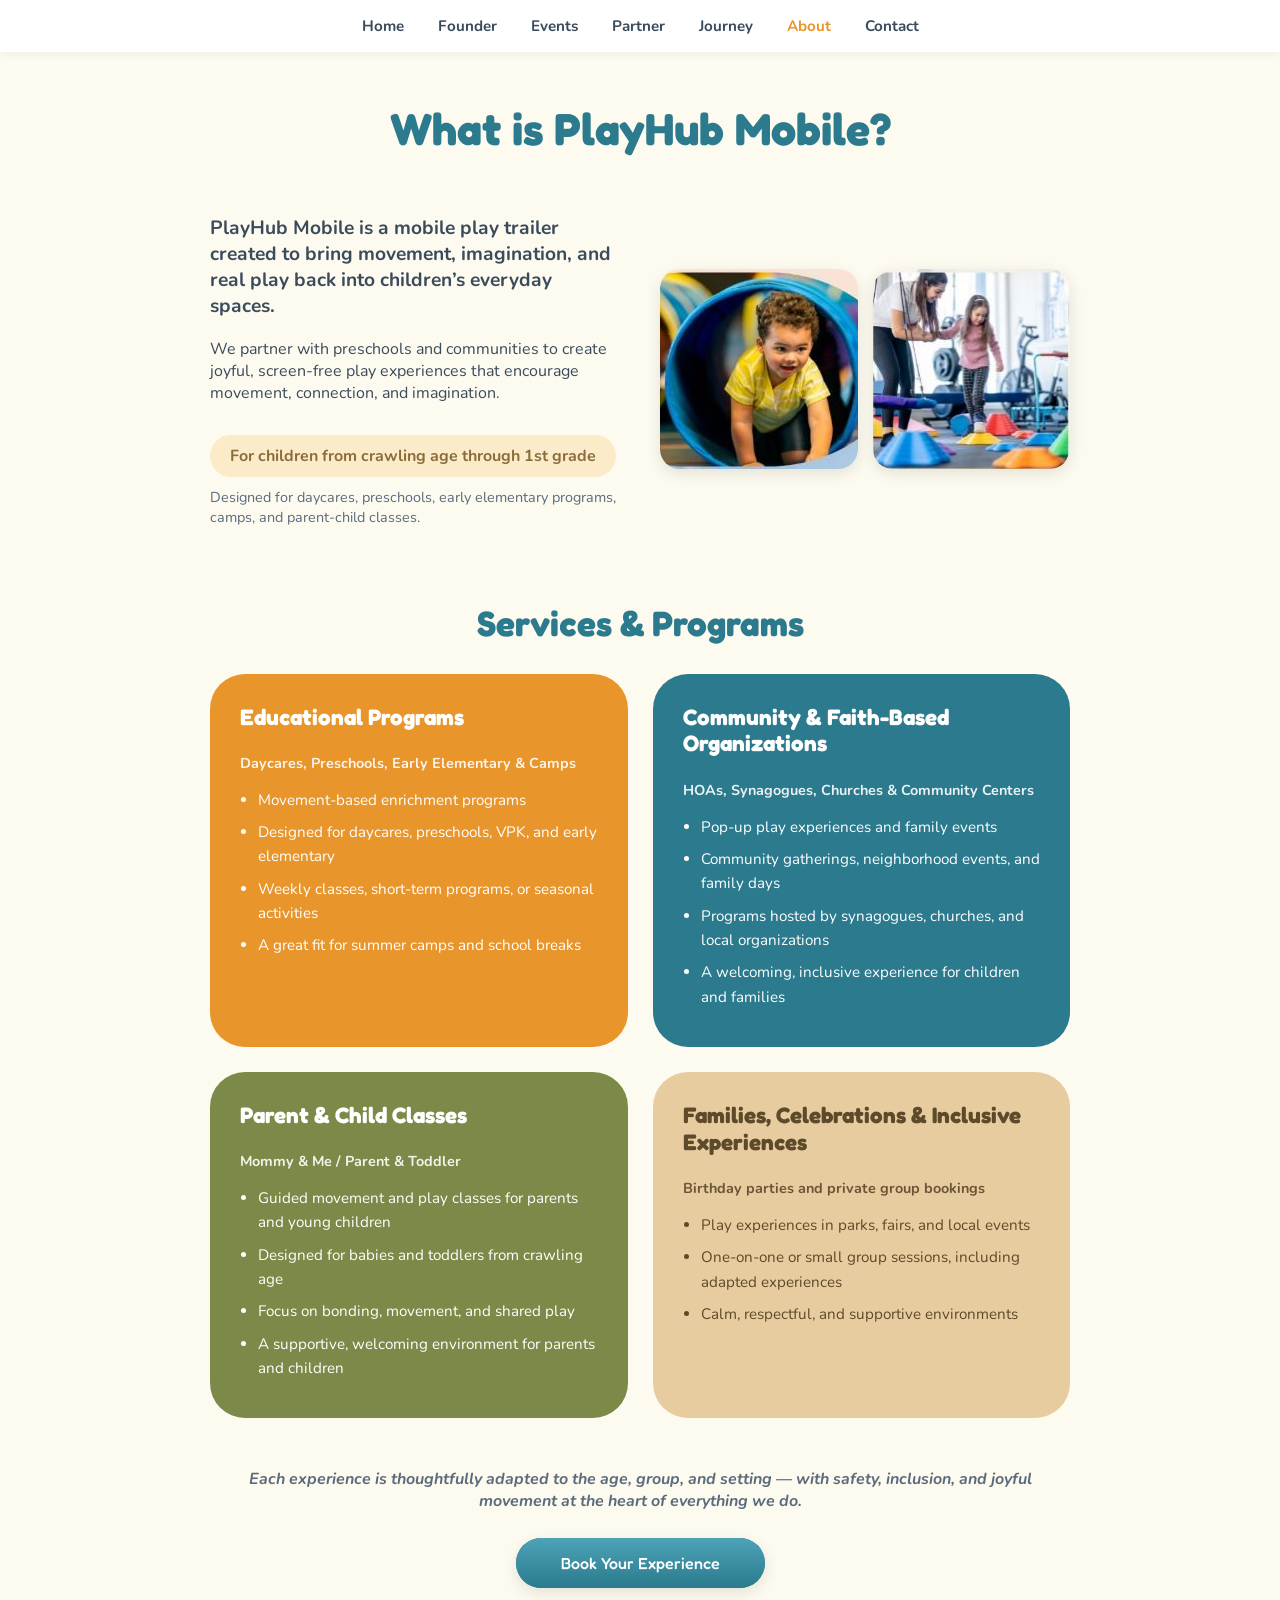
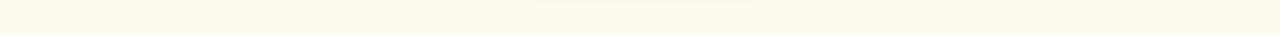
<file: about.html>
<!DOCTYPE html>
<html lang="en">
<head>
    <meta charset="UTF-8">
    <meta name="viewport" content="width=device-width, initial-scale=1.0">
    <title>About | PlayHub Mobile</title>
    <link rel="stylesheet" href="style.css">
    <link href="https://fonts.googleapis.com/css2?family=Fredoka:wght@400;600&family=Nunito:ital,wght@0,400;0,700;1,400&display=swap" rel="stylesheet">
    <style>
        /* Specific layouts for the About page to match the flyer */
        .about-header {
            text-align: center;
            margin-bottom: 40px;
        }

        .about-intro-flex {
            display: flex;
            gap: 40px;
            align-items: center;
            margin-bottom: 50px;
        }

        .about-text {
            flex: 1;
        }

        .about-visuals {
            flex: 1;
            display: grid;
            grid-template-columns: 1fr 1fr;
            gap: 15px;
        }

        .about-visuals img {
            width: 100%;
            height: 200px;
            object-fit: cover;
            border-radius: 20px;
            box-shadow: 0 5px 15px rgba(0,0,0,0.1);
        }

        /* Services Grid Layout */
        .services-title {
            text-align: center;
            font-family: 'Fredoka', sans-serif;
            color: var(--play-teal);
            font-size: 2.2rem;
            margin: 60px 0 30px;
        }

        .services-grid {
            display: grid;
            grid-template-columns: repeat(auto-fit, minmax(350px, 1fr));
            gap: 25px;
            margin-bottom: 50px;
        }

        .service-card {
            padding: 30px;
            border-radius: 35px;
            color: var(--white);
            display: flex;
            flex-direction: column;
            transition: transform 0.2s;
        }

        .service-card:hover {
            transform: scale(1.02);
        }

        .service-card h3 {
            font-family: 'Fredoka', sans-serif;
            margin-top: 0;
            font-size: 1.4rem;
            line-height: 1.2;
        }

        .service-card .subtitle {
            font-weight: bold;
            font-size: 0.9rem;
            margin-bottom: 15px;
            opacity: 0.9;
        }

        .service-card ul {
            padding-left: 18px;
            margin: 0;
            font-size: 0.95rem;
            line-height: 1.6;
        }

        .service-card li {
            margin-bottom: 8px;
        }

        /* Color variants for cards */
        .bg-orange { background: var(--play-orange); }
        .bg-teal { background: var(--play-teal); }
        .bg-olive { background: var(--play-olive); }
        .bg-cream-dark { background: #e6cc9f; color: #5d4a2a; } /* Darker version of cream for readability */

        .about-footer-note {
            text-align: center;
            font-weight: bold;
            font-style: italic;
            color: var(--text-light);
            margin: 40px 0;
            padding: 0 20px;
        }

        @media (max-width: 768px) {
            .about-intro-flex { flex-direction: column; }
            .services-grid { grid-template-columns: 1fr; }
        }
    </style>
</head>
<body>

    <nav>
        <a href="index.html">Home</a> 
        <a href="founder.html">Founder</a> 
        <a href="events.html">Events</a> 
        <a href="partner.html">Partner</a> 
        <a href="journey.html">Journey</a> 
        <a href="about.html" style="color: var(--play-orange);">About</a> 
        <a href="contact.html">Contact</a>
    </nav>

    <div class="container">
        <div class="about-header">
            <h1 class="hero-title" style="color: var(--play-teal);">What is PlayHub Mobile?</h1>
        </div>

        <section class="about-intro-flex">
            <div class="about-text">
                <p style="font-size: 1.2rem; font-weight: bold;">PlayHub Mobile is a mobile play trailer created to bring movement, imagination, and real play back into children’s everyday spaces.</p>
                
                <p>We partner with preschools and communities to create joyful, screen-free play experiences that encourage movement, connection, and imagination.</p>
                
                <div class="ribbon" style="margin-top: 15px;">
                    For children from crawling age through 1st grade
                </div>
                <p style="font-size: 0.9rem; margin-top: 10px; color: var(--text-light);">
                    Designed for daycares, preschools, early elementary programs, camps, and parent-child classes.
                </p>
            </div>
            
            <div class="about-visuals">
                <img src="pictures/kid.JPG" alt="Child playing">
                <img src="pictures/helping.JPG" alt="Children on trailer">
            </div>
        </section>

        <h2 class="services-title">Services & Programs</h2>

        <div class="services-grid">
            <div class="service-card bg-orange">
                <h3>Educational Programs</h3>
                <span class="subtitle">Daycares, Preschools, Early Elementary & Camps</span>
                <ul>
                    <li>Movement-based enrichment programs</li>
                    <li>Designed for daycares, preschools, VPK, and early elementary</li>
                    <li>Weekly classes, short-term programs, or seasonal activities</li>
                    <li>A great fit for summer camps and school breaks</li>
                </ul>
            </div>

            <div class="service-card bg-teal">
                <h3>Community & Faith-Based Organizations</h3>
                <span class="subtitle">HOAs, Synagogues, Churches & Community Centers</span>
                <ul>
                    <li>Pop-up play experiences and family events</li>
                    <li>Community gatherings, neighborhood events, and family days</li>
                    <li>Programs hosted by synagogues, churches, and local organizations</li>
                    <li>A welcoming, inclusive experience for children and families</li>
                </ul>
            </div>

            <div class="service-card bg-olive">
                <h3>Parent & Child Classes</h3>
                <span class="subtitle">Mommy & Me / Parent & Toddler</span>
                <ul>
                    <li>Guided movement and play classes for parents and young children</li>
                    <li>Designed for babies and toddlers from crawling age</li>
                    <li>Focus on bonding, movement, and shared play</li>
                    <li>A supportive, welcoming environment for parents and children</li>
                </ul>
            </div>

            <div class="service-card bg-cream-dark">
                <h3>Families, Celebrations & Inclusive Experiences</h3>
                <span class="subtitle">Birthday parties and private group bookings</span>
                <ul>
                    <li>Play experiences in parks, fairs, and local events</li>
                    <li>One-on-one or small group sessions, including adapted experiences</li>
                    <li>Calm, respectful, and supportive environments</li>
                </ul>
            </div>
        </div>

        <p class="about-footer-note">
            Each experience is thoughtfully adapted to the age, group, and setting — with safety, inclusion, and joyful movement at the heart of everything we do.
        </p>

        <div style="text-align: center; margin-bottom: 60px;">
            <a href="contact.html" class="btn btn-teal">Book Your Experience</a>
        </div>
    </div>

</body>
</html>
</file>
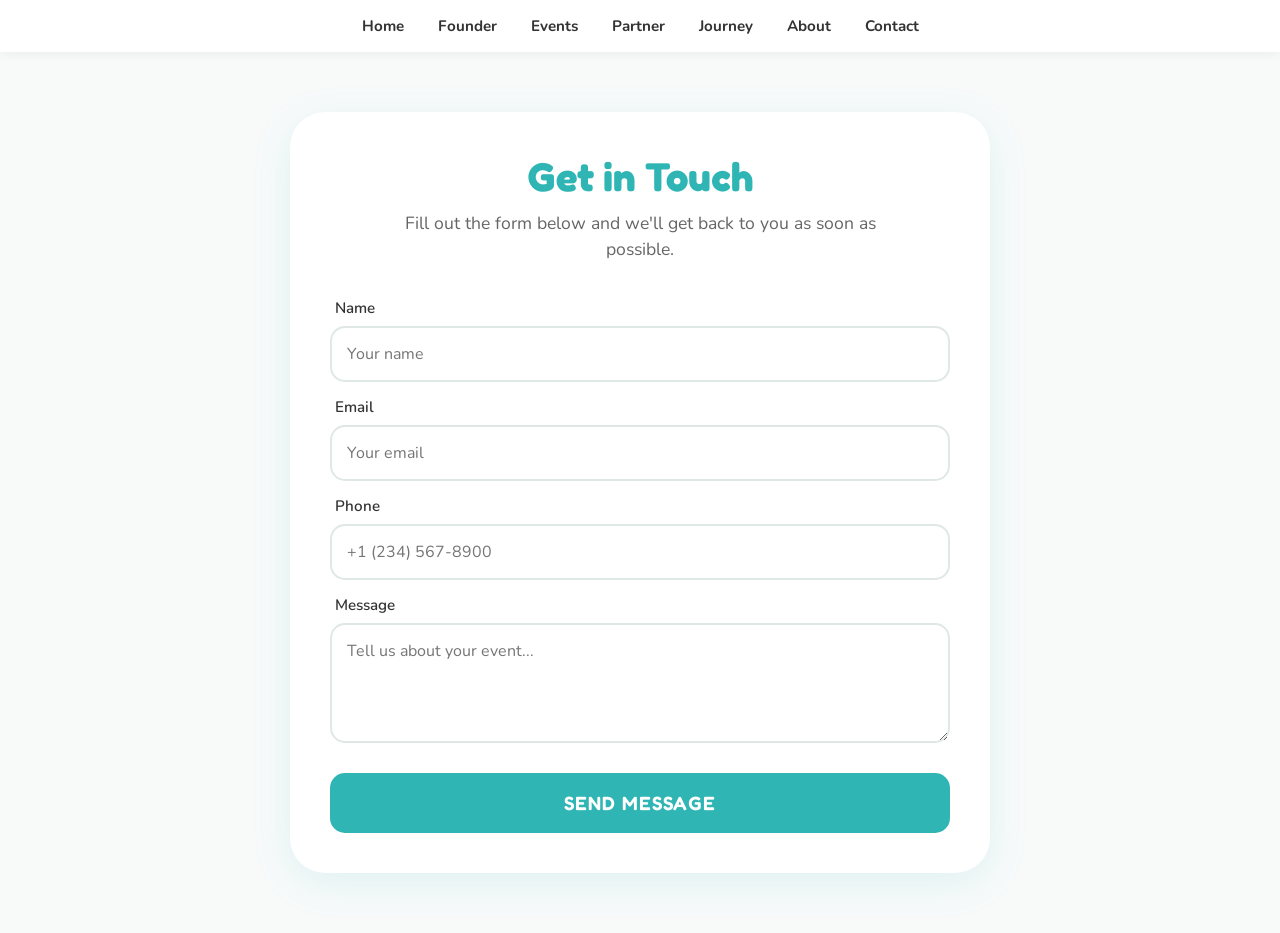
<file: contact.html>
<!DOCTYPE html>
<html lang="en">
<head>
    <meta charset="UTF-8">
    <meta name="viewport" content="width=device-width, initial-scale=1.0">
    <title>Contact | PlayHub Mobile</title>
    <link rel="stylesheet" href="style.css">
    <link rel="icon" type="image/png" href="favicon.png">
    <link href="https://fonts.googleapis.com/css2?family=Fredoka:wght@400;600&display=swap" rel="stylesheet">
    
    <style>
        :root {
            --play-teal: #2fb5b4;
            --play-yellow: #ffcc00;
            --soft-gray: #f8fafa;
            --line-gray: #e0e7e7;
            --text-dark: #333;
        }

        body {
            background-color: var(--soft-gray);
            color: var(--text-dark);
            margin: 0;
            padding: 0;
        }

        .contact-section {
            max-width: 700px;
            margin: 60px auto;
            padding: 40px;
            background: white;
            border-radius: 35px; /* Extra rounded for the brand style */
            box-shadow: 0 10px 40px rgba(47, 181, 180, 0.12);
        }

        .contact-intro {
            text-align: center;
            margin-bottom: 35px;
        }

        .contact-title {
            font-family: 'Fredoka', sans-serif;
            color: var(--play-teal);
            font-size: 2.5rem;
            margin: 0 0 10px 0;
        }

        .contact-description {
            font-size: 1.1rem;
            color: #666;
            margin: 0 auto;
            max-width: 500px;
            line-height: 1.5;
        }

        .contact-form {
            display: flex;
            flex-direction: column;
            gap: 20px;
        }

        .form-group-container {
            display: flex;
            flex-direction: column;
            gap: 15px;
        }

        .form-group {
            display: flex;
            flex-direction: column;
            gap: 8px;
        }

        .form-label {
            font-weight: 600;
            font-size: 0.95rem;
            color: var(--text-dark);
            margin-left: 5px;
        }

        .form-input, .form-textarea {
            padding: 15px;
            border-radius: 15px;
            border: 2px solid var(--line-gray);
            font-size: 1rem;
            transition: all 0.3s ease;
            outline: none;
            font-family: inherit;
        }

        .form-input:focus, .form-textarea:focus {
            border-color: var(--play-teal);
            background: #f0fdfd;
        }

        .form-textarea {
            resize: vertical;
            min-height: 120px;
        }

        .form-submit {
            background-color: var(--play-teal);
            color: white;
            font-family: 'Fredoka', sans-serif;
            font-size: 1.2rem;
            font-weight: 600;
            padding: 18px;
            border: none;
            border-radius: 15px;
            cursor: pointer;
            transition: transform 0.2s ease, background-color 0.3s ease;
            margin-top: 10px;
            text-transform: uppercase;
            letter-spacing: 1px;
        }

        .form-submit:hover {
            background-color: #269a99;
            transform: translateY(-2px);
        }

        /* Mobile Layout */
        @media (max-width: 600px) {
            .contact-section {
                margin: 20px 15px;
                padding: 30px 20px;
                border-radius: 25px;
            }
            .contact-title {
                font-size: 2rem;
            }
            .form-submit {
                font-size: 1.1rem;
                padding: 15px;
            }
        }
    </style>
</head>
<body>

    <nav>
        <a href="index.html">Home</a> 
        <a href="founder.html">Founder</a> 
        <a href="events.html">Events</a> 
        <a href="partner.html">Partner</a> 
        <a href="journey.html">Journey</a> 
        <a href="about.html">About</a> 
        <a href="contact.html">Contact</a>
    </nav>

    <section class="contact-section">
        <div class="contact-intro">
            <h2 class="contact-title">Get in Touch</h2>
            <p class="contact-description">
                Fill out the form below and we'll get back to you as soon as possible.
            </p>
        </div>

        <form class="contact-form" action="https://api.web3forms.com/submit" method="POST">
            <input type="hidden" name="access_key" value="d4ff78d0-82a7-438f-9371-e7b0e20e4b99" />
            <input type="hidden" name="subject" value="New Contact Form Submission from PlayHub Mobile" />
            <input type="hidden" name="from_name" value="PlayHub Mobile Website" />

            <div class="form-group-container">
                <div class="form-group">
                    <label for="name" class="form-label">Name</label>
                    <input id="name" name="name" class="form-input" placeholder="Your name" type="text" required />
                </div>
                
                <div class="form-group">
                    <label for="email" class="form-label">Email</label>
                    <input id="email" name="email" class="form-input" placeholder="Your email" type="email" required />
                </div>
                
                <div class="form-group">
                    <label for="phone" class="form-label">Phone</label>
                    <input id="phone" name="phone" class="form-input" placeholder="+1 (234) 567-8900" type="text" required />
                </div>
                
                <div class="form-group">
                    <label for="message" class="form-label">Message</label>
                    <textarea class="form-textarea" id="message" name="message" placeholder="Tell us about your event..." required></textarea>
                </div>
            </div>

            <button class="form-submit" type="submit">Send Message</button>
        </form>
    </section>

</body>
</html>
</file>
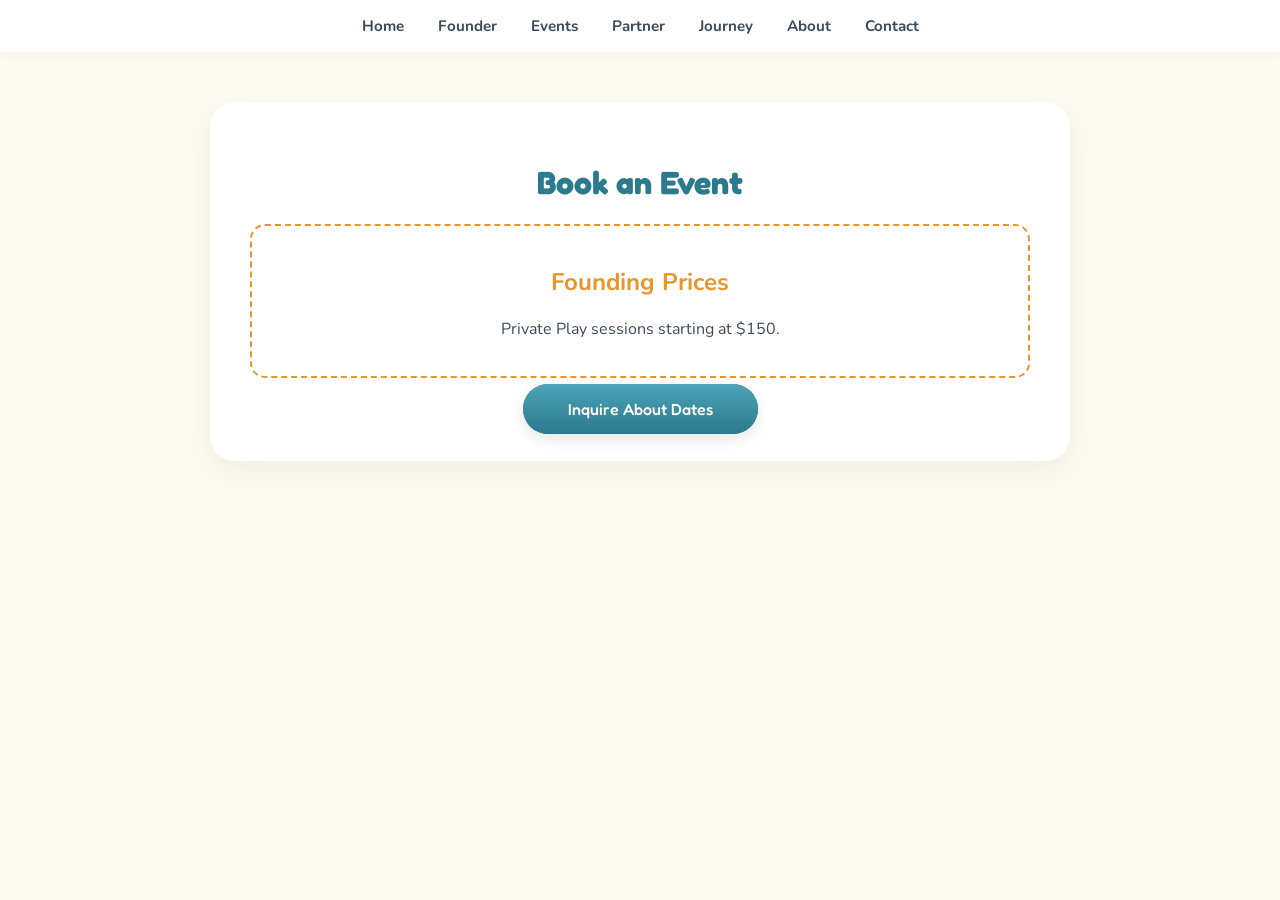
<file: events.html>
<!DOCTYPE html>
<html lang="en">
<head>
    <meta charset="UTF-8">
    <meta name="viewport" content="width=device-width, initial-scale=1.0">
    <title>Events | PlayHub</title>
    <link rel="stylesheet" href="style.css">
    <link rel="icon" type="image/png" href="favicon.png">
</head>
<body>
    <nav>
        <a href="index.html">Home</a> <a href="founder.html">Founder</a> <a href="events.html">Events</a> <a href="partner.html">Partner</a> <a href="journey.html">Journey</a> <a href="about.html">About</a> <a href="contact.html">Contact</a>
    </nav>

    <div class="container">
        <div class="card" style="text-align: center;">
            <h1 style="font-family: 'Fredoka'; color: var(--play-teal);">Book an Event</h1>
            <div style="margin: 20px 0; border: 2px dashed var(--play-orange); padding: 20px; border-radius: 15px;">
                <h2 style="color: var(--play-orange);">Founding Prices</h2>
                <p>Private Play sessions starting at $150.</p>
            </div>
            <a href="contact.html" class="btn btn-teal">Inquire About Dates</a>
        </div>
    </div>
</body>
</html>
</file>
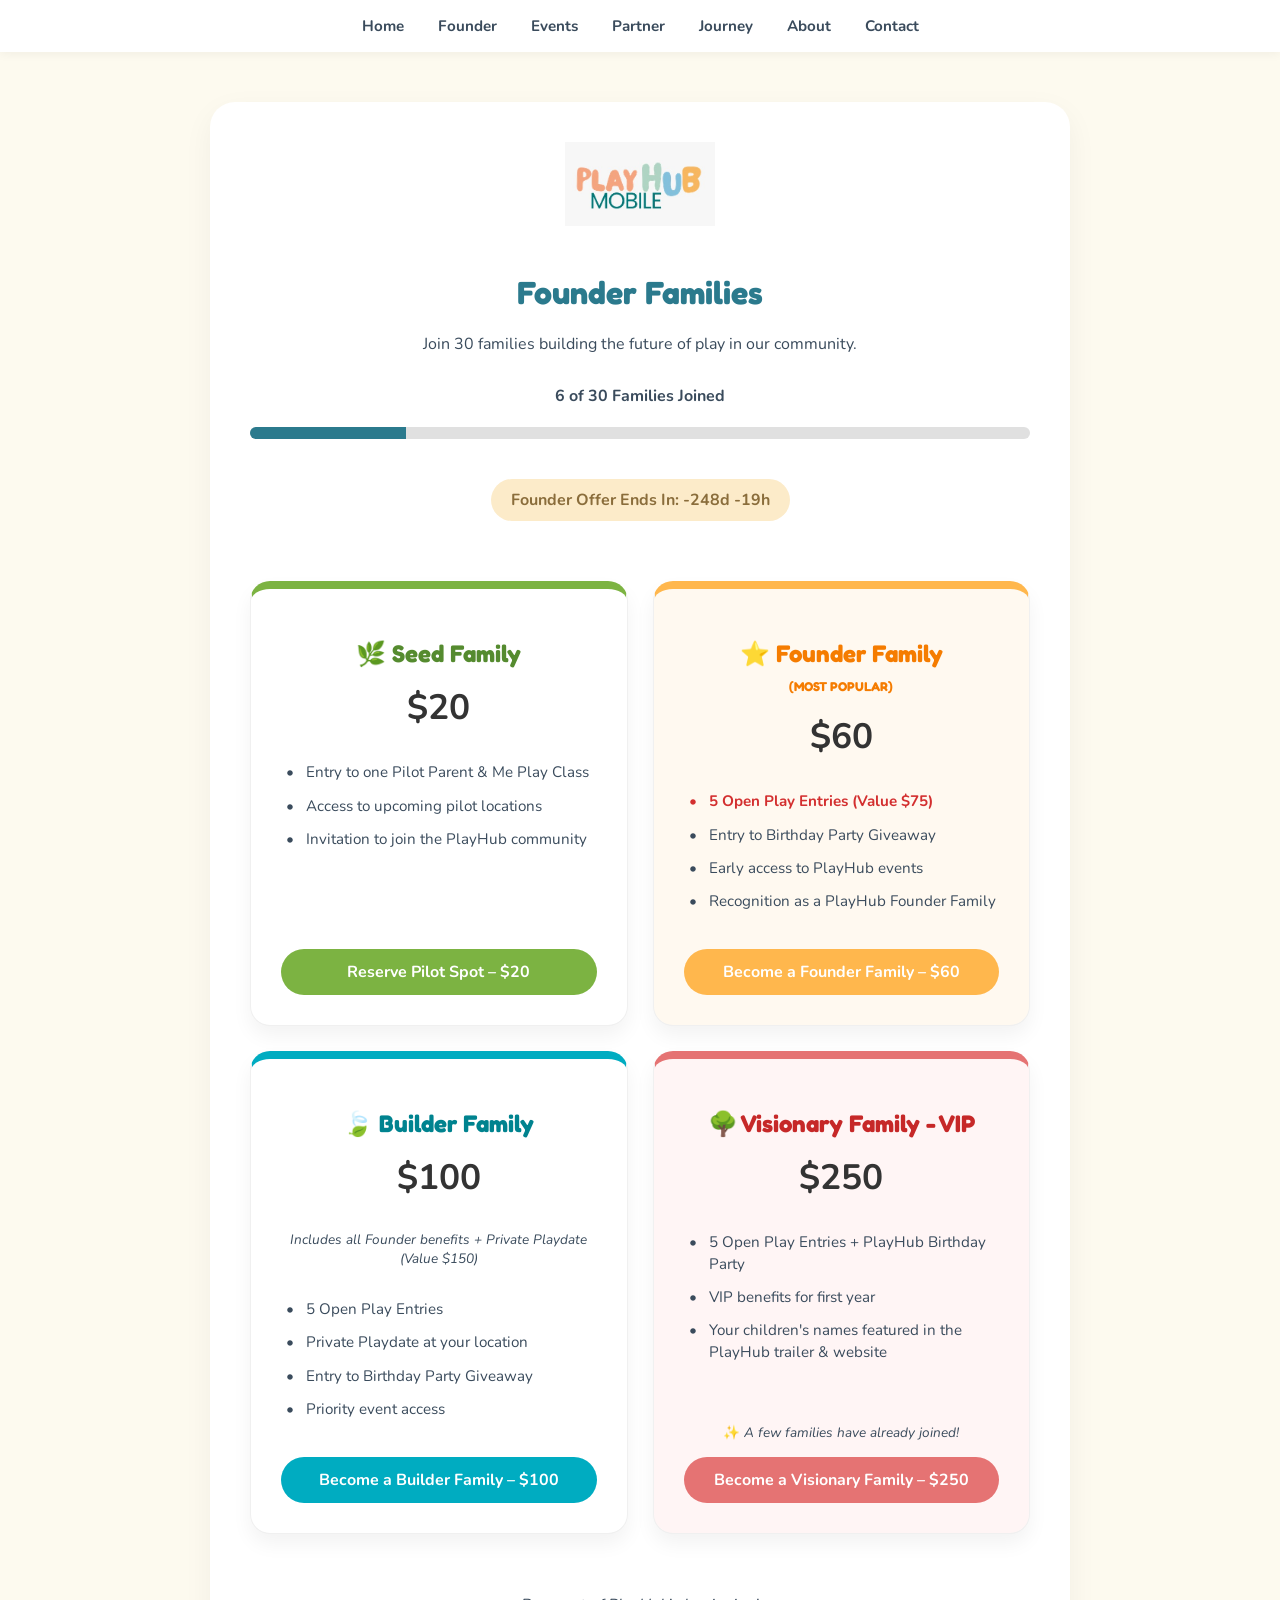
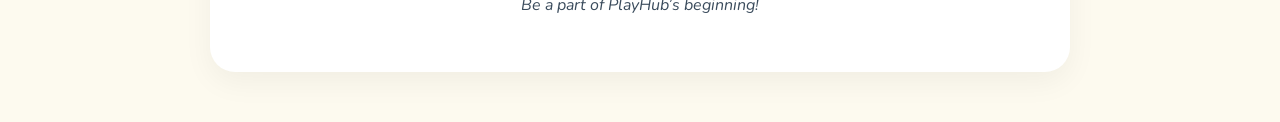
<file: founder.html>
<!DOCTYPE html>
<html lang="en">
<head>
    <meta charset="UTF-8">
    <meta name="viewport" content="width=device-width, initial-scale=1.0">
    <title>Founder Families | PlayHub</title>
    <link rel="stylesheet" href="style.css">
    <link rel="icon" type="image/png" href="favicon.png">
    <style>
        /* New styles for the pricing grid */
        .founder-grid {
            display: grid;
            grid-template-columns: repeat(auto-fit, minmax(280px, 1fr));
            gap: 25px;
            margin-top: 40px;
            padding: 20px 0;
        }

        .pricing-card {
            background: #fff;
            border-radius: 20px;
            padding: 30px;
            box-shadow: 0 10px 20px rgba(0,0,0,0.05);
            display: flex;
            flex-direction: column;
            justify-content: space-between;
            transition: transform 0.3s ease;
            border: 1px solid #f0f0f0;
        }

        .pricing-card:hover {
            transform: translateY(-5px);
        }

        .card-header h2 {
            font-family: 'Fredoka', sans-serif;
            margin-bottom: 5px;
            font-size: 1.5rem;
        }

        .price {
            font-size: 2.2rem;
            font-weight: bold;
            color: #333;
            margin: 15px 0;
        }

        .features-list {
            list-style: none;
            padding: 0;
            text-align: left;
            margin-bottom: 25px;
            flex-grow: 1;
        }

        .features-list li {
            margin-bottom: 12px;
            position: relative;
            padding-left: 25px;
            font-size: 0.95rem;
            line-height: 1.4;
        }

        .features-list li::before {
            content: '•';
            position: absolute;
            left: 5px;
            font-weight: bold;
        }

        /* Tier Specific Colors */
        .seed { border-top: 8px solid #7cb342; }
        .seed h2 { color: #558b2f; }
        .seed .btn-tier { background: #7cb342; color: white; }

        .founder { border-top: 8px solid #ffb74d; background-color: #fff9f0; }
        .founder h2 { color: #f57c00; }
        .founder .btn-tier { background: #ffb74d; color: white; }

        .builder { border-top: 8px solid #00acc1; }
        .builder h2 { color: #00838f; }
        .builder .btn-tier { background: #00acc1; color: white; }

        .visionary { border-top: 8px solid #e57373; background-color: #fff5f5; }
        .visionary h2 { color: #c62828; }
        .visionary .btn-tier { background: #e57373; color: white; }

        .btn-tier {
            text-decoration: none;
            padding: 12px;
            border-radius: 25px;
            font-weight: bold;
            text-align: center;
            transition: opacity 0.2s;
        }

        .btn-tier:hover {
            opacity: 0.9;
        }

        .most-popular {
            font-size: 0.8rem;
            text-transform: uppercase;
            font-weight: bold;
        }
    </style>
</head>
<body>
    <nav>
        <a href="index.html">Home</a> <a href="founder.html">Founder</a> <a href="events.html">Events</a> <a href="partner.html">Partner</a> <a href="journey.html">Journey</a> <a href="about.html">About</a> <a href="contact.html">Contact</a>
    </nav>

    <div class="container">
        <div class="card" style="text-align: center;">
            <img src="pictures/site%20logo.jpeg" style="max-width: 150px; margin-bottom: 20px;" alt="PlayHub Logo">
            <h1 style="font-family: 'Fredoka'; color: var(--play-teal);">Founder Families</h1>
            <p>Join 30 families building the future of play in our community.</p>
            
            <p style="margin-top: 30px;"><strong>6 of 30 Families Joined</strong></p>
            <div class="progress-bar-container">
                <div id="progress-fill" class="progress-fill"></div>
            </div>

            <div id="timer" class="ribbon" style="margin-top: 20px;">Loading...</div>
            
            <div class="founder-grid">
                
                <div class="pricing-card seed">
                    <div class="card-header">
                        <h2>🌿 Seed Family</h2>
                        <div class="price">$20</div>
                    </div>
                    <ul class="features-list">
                        <li>Entry to one Pilot Parent & Me Play Class</li>
                        <li>Access to upcoming pilot locations</li>
                        <li>Invitation to join the PlayHub community</li>
                    </ul>
                    <a href="https://buy.stripe.com/00wfZh2ak41j2Xsefj6Ri02" class="btn-tier">Reserve Pilot Spot – $20</a>
                </div>

                <div class="pricing-card founder">
                    <div class="card-header">
                        <h2>⭐ Founder Family <br><span class="most-popular">(Most Popular)</span></h2>
                        <div class="price">$60</div>
                    </div>
                    <ul class="features-list">
                        <li style="color: #d32f2f; font-weight: bold;">5 Open Play Entries (Value $75)</li>
                        <li>Entry to Birthday Party Giveaway</li>
                        <li>Early access to PlayHub events</li>
                        <li>Recognition as a PlayHub Founder Family</li>
                    </ul>
                    <a href="https://buy.stripe.com/5kQ5kD16g2Xf55Aefj6Ri01" class="btn-tier">Become a Founder Family – $60</a>
                </div>

                <div class="pricing-card builder">
                    <div class="card-header">
                        <h2>🍃 Builder Family</h2>
                        <div class="price">$100</div>
                    </div>
                    <p style="font-size: 0.85rem; margin-bottom: 15px;"><em>Includes all Founder benefits + Private Playdate (Value $150)</em></p>
                    <ul class="features-list">
                        <li>5 Open Play Entries</li>
                        <li>Private Playdate at your location</li>
                        <li>Entry to Birthday Party Giveaway</li>
                        <li>Priority event access</li>
                    </ul>
                    <a href="https://buy.stripe.com/6oU9AT02c41jbtYb376Ri03" class="btn-tier">Become a Builder Family – $100</a>
                </div>

                <div class="pricing-card visionary">
                    <div class="card-header">
                        <h2>🌳 Visionary Family - VIP</h2>
                        <div class="price">$250</div>
                    </div>
                    <ul class="features-list">
                        <li>5 Open Play Entries + PlayHub Birthday Party</li>
                        <li>VIP benefits for first year</li>
                        <li>Your children's names featured in the PlayHub trailer & website</li>
                    </ul>
                    <p style="font-size: 0.85rem; margin-bottom: 15px;">✨ <em>A few families have already joined!</em></p>
                    <a href="https://buy.stripe.com/00wdR9cOYcxP69Efjn6Ri04" class="btn-tier">Become a Visionary Family – $250</a>
                </div>

            </div>

            <p style="margin-top: 40px; font-style: italic;">Be a part of PlayHub’s beginning!</p>
        </div>
    </div>
    <script src="script.js"></script>
</body>
</html>
</file>
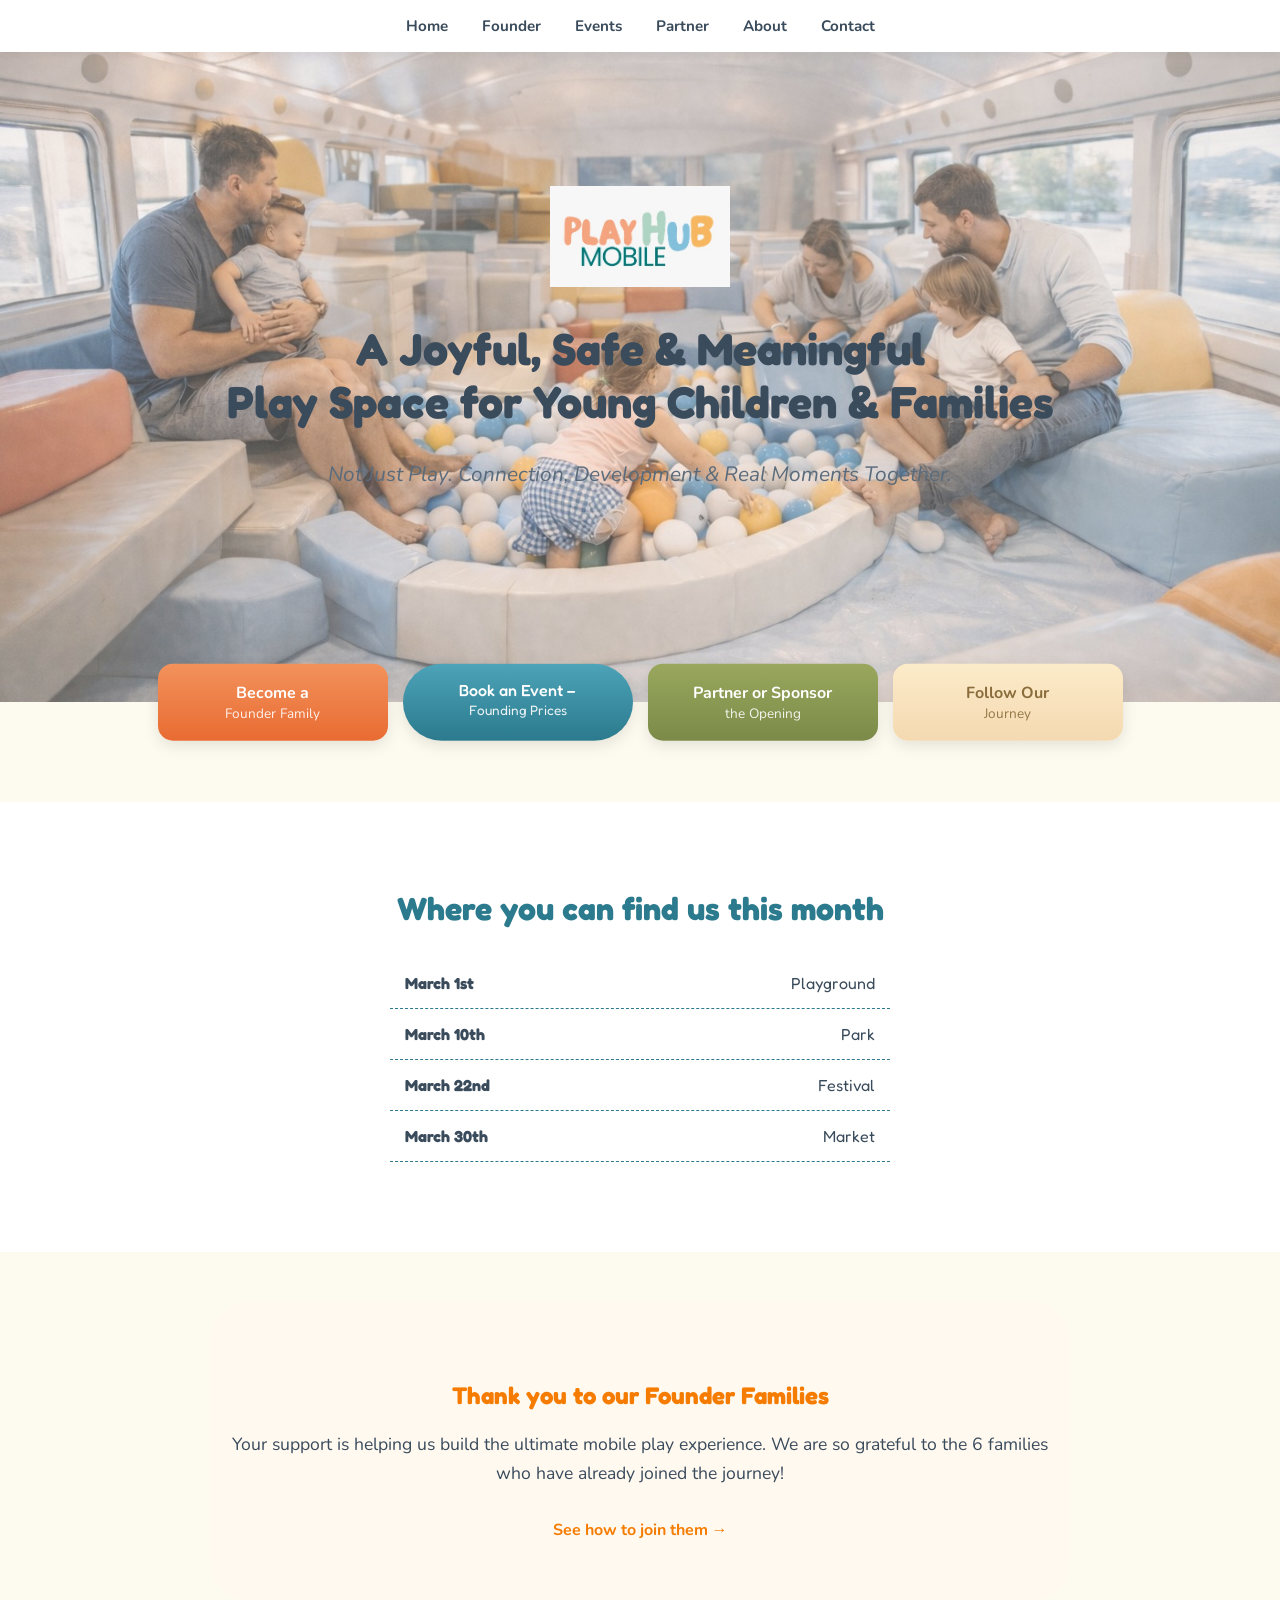
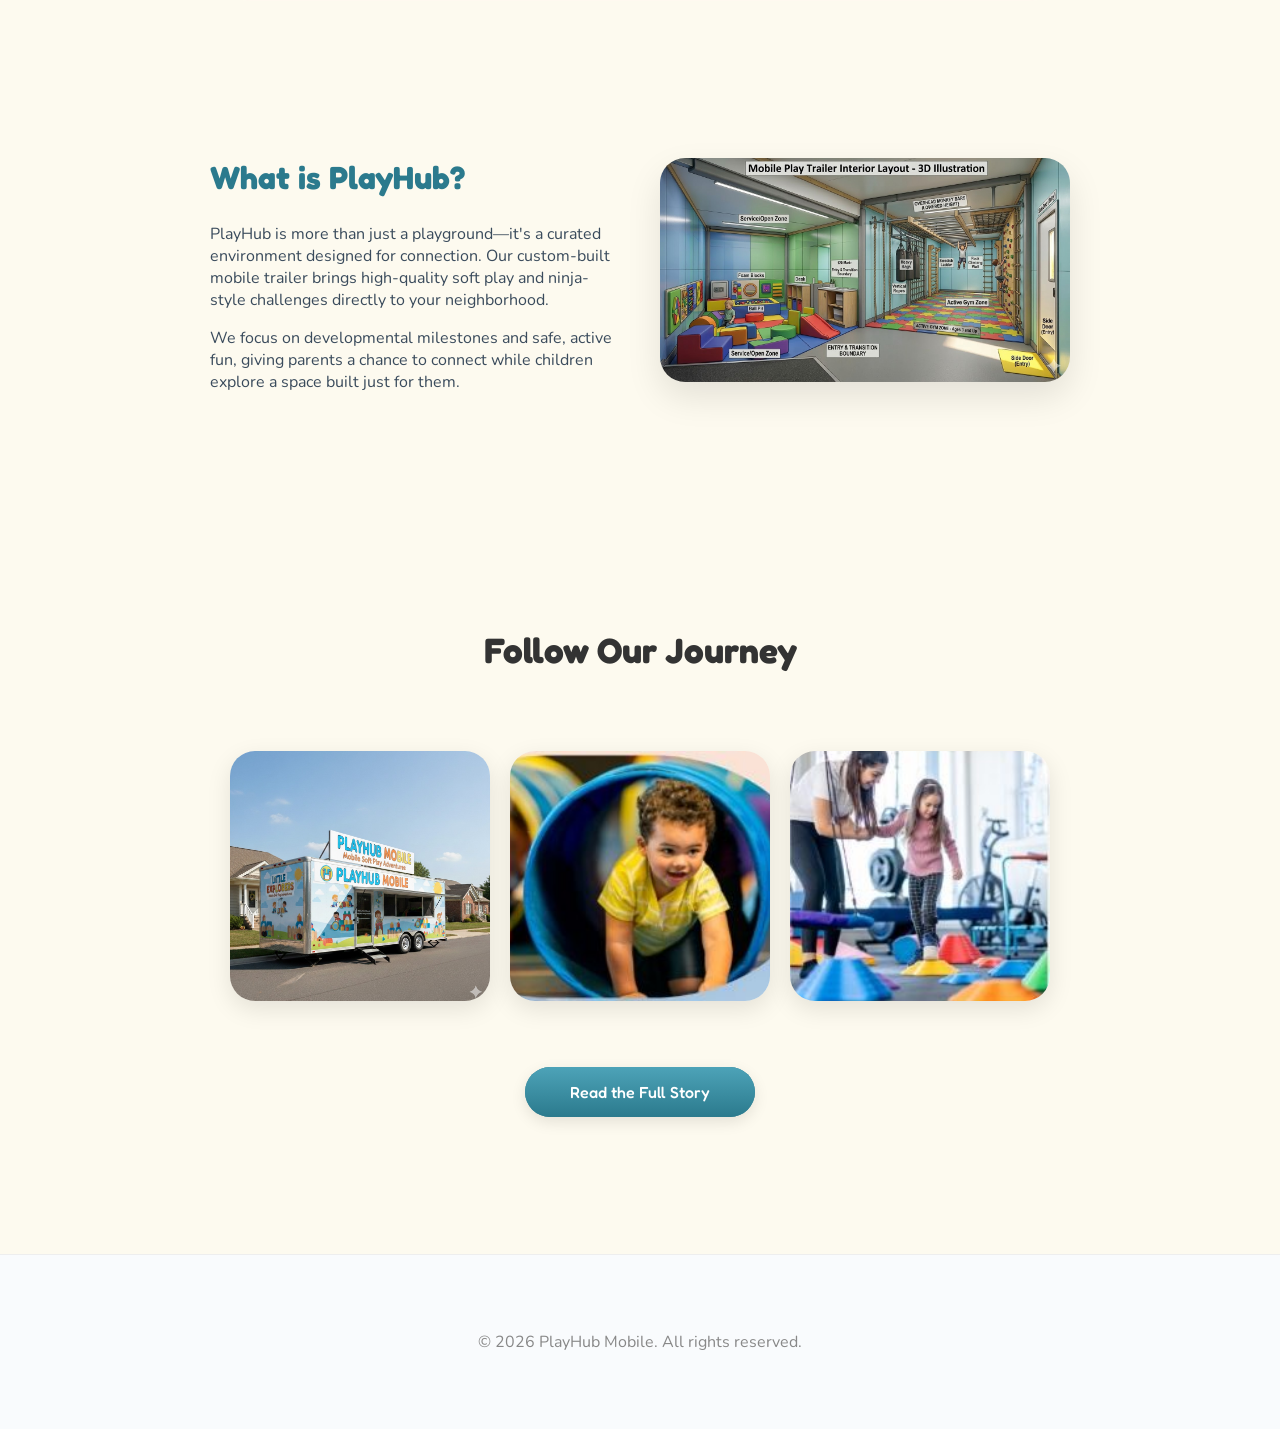
<file: index2.html>
<!DOCTYPE html>
<html lang="en">
<head>
    <meta charset="UTF-8">
    <meta name="viewport" content="width=device-width, initial-scale=1.0">
    <title>PlayHub Mobile | Home</title>
    <link rel="stylesheet" href="style.css">
    <link rel="icon" type="image/png" href="favicon.png">
    <style>
        /* --- HERO & BUTTON OVERLAP LOGIC --- */
        .hero-section {
            padding-bottom: 80px; 
            position: relative;
            background-color: #f9fbfd; /* Light sky tint */
            text-align: center;
            padding-top: 40px;
        }

        .btn-row {
            position: absolute;
            bottom: 0;
            left: 50%;
            transform: translate(-50%, 50%); /* Centers the buttons on the bottom line */
            width: 90%;
            max-width: 1000px;
            z-index: 10;
            display: flex;
            justify-content: center;
            gap: 15px;
            flex-wrap: wrap;
        }

        /* --- SECTION SPACING --- */
        .schedule-section {
            margin-top: 100px; /* Space for the overlapping buttons on desktop */
            padding: 60px 20px;
            background: #fff;
            text-align: center;
        }

        /* --- MOBILE RESPONSIVE FIX --- */
        @media (max-width: 768px) {
            .hero-section {
                padding-bottom: 140px; /* Extra room for stacked buttons */
            }

            .btn-row {
                width: 95%;
                gap: 10px;
            }

            .btn-row .btn {
                width: 100%; /* Full width buttons for easier tapping */
                max-width: 320px;
                margin: 0 auto;
                font-size: 0.9rem;
            }

            .schedule-section {
                margin-top: 240px; /* Pushes content down so stacked buttons don't overlap */
            }

            .about-playhub {
                flex-direction: column;
                text-align: center !important;
            }
        }

        /* --- COMPONENT STYLES --- */
        .schedule-list {
            list-style: none;
            padding: 0;
            max-width: 500px;
            margin: 30px auto;
            text-align: left;
        }

        .schedule-item {
            display: flex;
            justify-content: space-between;
            padding: 15px;
            border-bottom: 1px dashed var(--play-teal);
            font-family: 'Fredoka', sans-serif;
        }

        .founders-shoutout {
            background-color: #fff9f0; /* Soft orange tint */
            padding: 60px 20px;
            border-radius: 40px;
            margin: 40px auto;
            max-width: 900px;
            text-align: center;
        }

        .about-playhub {
            display: flex;
            align-items: center;
            gap: 40px;
            padding: 80px 20px;
            text-align: left;
            flex-wrap: wrap;
        }

        .about-text { flex: 1; min-width: 300px; }
        .about-image { 
            flex: 1; 
            min-width: 300px; 
            border-radius: 25px; 
            box-shadow: 0 15px 35px rgba(0,0,0,0.1); 
            height: auto;
        }

        .journey-gallery {
            display: grid;
            grid-template-columns: repeat(auto-fit, minmax(250px, 1fr));
            gap: 20px;
            padding: 40px 20px;
        }

        .journey-img {
            width: 100%;
            height: 280px;
            object-fit: cover;
            border-radius: 20px;
            transition: transform 0.3s ease;
        }

        .journey-img:hover {
            transform: scale(1.02);
        }
    </style>
</head>
<body>

    <nav>
        <a href="index.html">Home</a> 
        <a href="founder.html">Founder</a> 
        <a href="events.html">Events</a> 
        <a href="partner.html">Partner</a> 
        <a href="about.html">About</a> 
        <a href="contact.html">Contact</a>
    </nav>

    <header class="hero-section">
        <img src="pictures/site%20logo.jpeg" alt="PlayHub Logo" class="header-logo-main" style="max-width: 180px;">
        <h1 class="hero-title">A Joyful, Safe & Meaningful<br>Play Space for Young Children & Families</h1>
        <p class="hero-subtitle">Not Just Play. Connection, Development & Real Moments Together.</p>

        <div class="btn-row">
            <a href="founder.html" class="btn btn-orange">Become a<br><span>Founder Family</span></a>
            <a href="events.html" class="btn btn-teal">Book an Event –<br><span>Founding Prices</span></a>
            <a href="partner.html" class="btn btn-olive">Partner or Sponsor<br><span>the Opening</span></a>
            <a href="journey.html" class="btn btn-cream">Follow Our<br><span>Journey</span></a>
        </div>
    </header>

    <section class="schedule-section">
        <h2 style="color: var(--play-teal); font-family: 'Fredoka'; font-size: 2rem;">Where you can find us this month</h2>
        <div class="schedule-list">
            <div class="schedule-item"><strong>March 1st</strong> <span>Playground</span></div>
            <div class="schedule-item"><strong>March 10th</strong> <span>Park</span></div>
            <div class="schedule-item"><strong>March 22nd</strong> <span>Festival</span></div>
            <div class="schedule-item"><strong>March 30th</strong> <span>Market</span></div>
        </div>
    </section>

    <section class="container">
        <div class="founders-shoutout">
            <h2 style="color: #f57c00; font-family: 'Fredoka';">Thank you to our Founder Families</h2>
            <p style="font-size: 1.1rem; line-height: 1.6;">Your support is helping us build the ultimate mobile play experience. We are so grateful to the 6 families who have already joined the journey!</p>
            <a href="founder.html" style="color: #f57c00; font-weight: bold; text-decoration: none; display: inline-block; margin-top: 15px;">See how to join them &rarr;</a>
        </div>
    </section>

    <section class="container about-playhub">
        <div class="about-text">
            <h2 style="color: var(--play-teal); font-family: 'Fredoka'; font-size: 2rem;">What is PlayHub?</h2>
            <p>PlayHub is more than just a playground—it's a curated environment designed for connection. Our custom-built mobile trailer brings high-quality soft play and ninja-style challenges directly to your neighborhood.</p>
            <p>We focus on developmental milestones and safe, active fun, giving parents a chance to connect while children explore a space built just for them.</p>
        </div>
        <img src="pictures/interior.jpg" alt="PlayHub Trailer Interior" class="about-image">
    </section>

<section class="container journey-section">
    <h2 class="section-title">Follow Our Journey</h2>
    <div class="journey-gallery">
        <div class="gallery-item">
            <img src="pictures/outside.jpeg" alt="Building PlayHub">
        </div>
        <div class="gallery-item">
            <img src="pictures/kid.JPG" alt="Community Events">
        </div>
        <div class="gallery-item">
            <img src="pictures/helping.JPG" alt="Play Moments">
        </div>
    </div>
    <div class="button-container">
        <a href="journey.html" class="btn btn-teal">Read the Full Story</a>
    </div>
</section>

    <footer style="padding: 60px 0; text-align: center; color: #888; background: #f9fbfd; border-top: 1px solid #eee;">
        <p>&copy; 2026 PlayHub Mobile. All rights reserved.</p>
    </footer>

</body>
</html>
</file>
<file: style.css>
/* style.css */
@import url('https://fonts.googleapis.com/css2?family=Fredoka:wght@400;600&family=Nunito:ital,wght@0,400;0,700;1,400&display=swap');

:root {
    --play-orange: #e8952b;
    --play-teal: #2b7a8d;
    --play-olive: #7b8a48;
    --play-cream: #f4d9b1;
    --warm-cream: #fdfaef; 
    --text-dark: #3a4b5c;
    --text-light: #5a6b7c;
    --white: #ffffff;
    --line-gray: #e0e0e0;
}

* { box-sizing: border-box; }

body {
    font-family: 'Nunito', sans-serif;
    margin: 0;
    padding: 0;
    background-color: var(--warm-cream);
    color: var(--text-dark);
}

/* NAVIGATION */
nav {
    width: 100%;
    background: var(--white);
    padding: 15px 0;
    text-align: center;
    position: sticky;
    top: 0;
    z-index: 1000;
    box-shadow: 0 2px 10px rgba(0,0,0,0.05);
}

nav a {
    margin: 0 15px;
    text-decoration: none;
    color: var(--text-dark);
    font-weight: bold;
    font-size: 0.95rem;
}

/* HERO SECTION - Middle Aligned */
.hero-section {
    position: relative;
    width: 100%;
    min-height: 650px;
    background: linear-gradient(rgba(255,255,255,0.25), rgba(255,255,255,0.25)), 
                url('pictures/Playhub_Background.jpeg');
    background-size: cover;
    background-position: center;
    display: flex;
    flex-direction: column;
    justify-content: center; 
    align-items: center;
    text-align: center;
    padding: 60px 20px;
}

.header-logo-main {
    max-width: 300px;
    margin-bottom: 25px;
}

.hero-title {
    font-family: 'Fredoka', sans-serif;
    font-size: 2.8rem;
    max-width: 850px;
    margin: 10px auto;
    line-height: 1.2;
}

.hero-subtitle {
    font-style: italic;
    font-size: 1.3rem;
    margin-bottom: 40px;
    color: var(--text-light);
}

/* BUTTONS */
.btn-row {
    display: flex;
    justify-content: center;
    gap: 15px;
    flex-wrap: wrap;
    max-width: 1100px;
}

.btn {
    padding: 18px 25px;
    border-radius: 15px;
    text-decoration: none;
    font-weight: bold;
    color: white;
    text-align: center;
    min-width: 230px;
    box-shadow: 0 5px 15px rgba(0,0,0,0.1);
    transition: transform 0.2s;
    line-height: 1.4;
    border: none;
}

.btn:hover { transform: translateY(-3px); }

.btn span {
    font-weight: normal;
    font-size: 0.85rem;
    display: block;
    opacity: 0.9;
}

.btn-orange { background: linear-gradient(to bottom, #f3925c, #e86b32); }
.btn-teal { background: linear-gradient(to bottom, #4da3b8, #2b7a8d); }
.btn-olive { background: linear-gradient(to bottom, #99a85d, #7b8a48); }
.btn-cream { background: linear-gradient(to bottom, #fcebc9, #f4d9b1); color: #8a6d3b; }

/* CONTENT CARDS */
.container {
    max-width: 900px;
    margin: 50px auto;
    padding: 0 20px;
}

.card {
    background: white;
    padding: 40px;
    border-radius: 25px;
    box-shadow: 0 10px 30px rgba(0,0,0,0.05);
}

/* PROGRESS BAR */
.progress-bar-container {
    height: 12px;
    background: var(--line-gray);
    border-radius: 10px;
    width: 100%;
    margin: 20px 0;
    overflow: hidden;
}

.progress-fill {
    height: 100%;
    background: var(--play-teal);
    width: 0%;
    transition: width 1.5s ease-in-out;
}

.ribbon {
    display: inline-block;
    background: #fcebc9;
    padding: 10px 20px;
    border-radius: 50px;
    font-weight: bold;
    color: #8a6d3b;
}
/* Container Spacing */
.journey-section {
    text-align: center;
    padding: 60px 20px 100px;
}

.section-title {
    font-family: 'Fredoka', sans-serif;
    font-size: 2.2rem;
    margin-bottom: 40px;
    color: #333;
}

/* Gallery Grid */
.journey-gallery {
    display: flex;
    justify-content: center;
    align-items: center;
    /* Use gap for consistent 30px spacing */
    gap: 30px; 
    /* Allows items to move to next line on small screens instead of overlapping */
    flex-wrap: wrap; 
    max-width: 1200px;
    margin: 40px auto;
    padding: 0 20px;
}

/* Individual Image Containers */
.gallery-item {
    /* Use flex-basis to control size and prevent shrinking below 300px */
    flex: 1 1 300px; 
    max-width: 360px;
    height: 250px; 
    overflow: hidden;
    border-radius: 25px; 
    box-shadow: 0 8px 25px rgba(0,0,0,0.1);
    transition: transform 0.3s ease;
    /* Ensure no margin interference */
    margin: 0; 
}
.gallery-item:hover {
    transform: translateY(-5px);
}

.gallery-item img {
    width: 100%;
    height: 100%;
    object-fit: cover;
    display: block;
}

/* Button Styling */
.button-container {
    margin-top: 40px;
}

.btn-teal {
    background-color: var(--play-teal);
    color: white;
    padding: 15px 45px;
    border-radius: 50px;
    text-decoration: none;
    font-family: 'Fredoka', sans-serif;
    font-weight: 500;
    transition: opacity 0.2s;
}

.btn-teal:hover {
    opacity: 0.9;
}
/* Responsive fix for the about-playhub section */
@media (max-width: 768px) {
    .about-playhub {
        flex-direction: column; /* Stacks text and image vertically */
        padding: 20px;
    }

    .about-image {
        width: 100%;           /* Matches the width of the background/container */
        max-width: 100%;       /* Prevents overflow */
        height: 250px;         /* Match this to your gallery-item height */
        object-fit: cover;     /* Crops the image to fit the box perfectly without stretching */
        border-radius: 25px;   /* Matches the "good" design styling */
        margin-top: 20px;
    }
}
</file>
